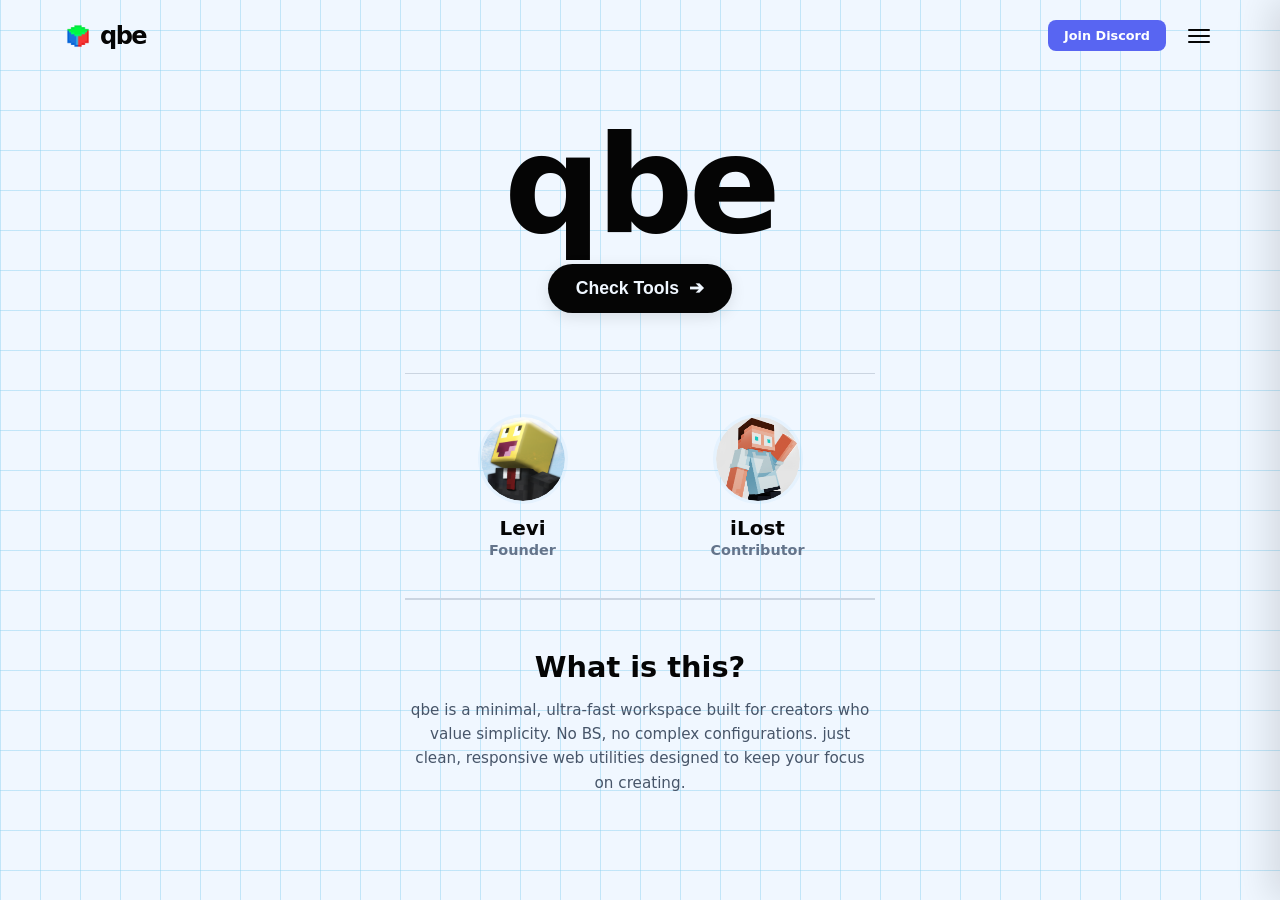
<file: index.html>
<!DOCTYPE html>
<html lang="en">
<head>
    <meta charset="UTF-8">
    <meta name="viewport" content="width=device-width, initial-scale=1.0">
    <title>qbe. | studio</title>
    <link rel="stylesheet" href="style.css">
</head>
<body>
    <!-- Animated Grid Background -->
    <div class="grid-bg"></div>

    <!-- Topbar Navigation -->
    <nav class="topbar">
        <a href="index.html" class="logo-group">
            <img src="qbe.png" alt="qbe logo" class="logo-img" onerror="this.style.display='none'">
            <span class="logo-text">qbe</span>
        </a>
        <div class="nav-group">
            <a href="https://discord.gg/qbe" target="_blank" class="discord-btn">Join Discord</a>
            <div class="staircase-menu" id="menuBtn">
                <span></span>
                <span></span>
                <span></span>
            </div>
        </div>
    </nav>

    <!-- Main Content Stream (Scrollable) -->
    <main class="page-container">
        
        <!-- Hero Section -->
        <section class="hero-section">
            <h1 class="main-title">qbe</h1>
            <button class="cta-pill" id="checkToolsBtn">
                Check Tools <span class="arrow">➔</span>
            </button>
        </section>

        <hr class="divider">

        <!-- Team Profiles Section -->
        <section class="team-section">
            <!-- Profile 1: Levi -->
            <a href="https://www.youtube.com/@leviledup" target="_blank" class="profile-card">
                <div class="avatar-holder">
                    <img src="levi.png" alt="Levi" class="avatar-img">
                </div>
                <h3 class="profile-name">Levi</h3>
                <p class="profile-role">Founder</p>
            </a>

            <!-- Profile 2: iLost -->
            <a href="https://ilost-artz404.vercel.app/" target="_blank" class="profile-card">
                <div class="avatar-holder">
                    <img src="ilost.png" alt="iLost" class="avatar-img">
                </div>
                <h3 class="profile-name">iLost</h3>
                <p class="profile-role">Contributor</p>
            </a>
        </section>

        <hr class="divider">

        <!-- "What is this?" Explainer Section -->
        <section class="about-section">
            <h2 class="about-title">What is this?</h2>
            <p class="about-text">
                qbe is a minimal, ultra-fast workspace built for creators who value simplicity. No BS, no complex configurations. just clean, responsive web utilities designed to keep your focus on creating.
            </p>
        </section>
    </main>

    <!-- Side Menu Drawer Panel (Safe & Opaque) -->
    <div id="toolDrawer" class="tool-drawer">
        <div class="drawer-header">
            <h2>Studio Tools</h2>
            <span class="close-btn" id="closeDrawer">✕</span>
        </div>
        <div class="tool-grid">
            <a href="tools/crop.html" class="tool-card">Smart Crop Helper</a>
            <a href="#" class="tool-card disabled">Color Picker (Soon)</a>
            <a href="#" class="tool-card disabled">Script Timer (Soon)</a>
        </div>
    </div>

    <script src="script.js"></script>
</body>
</html>
</file>
<file: style.css>
:root {
    --bg: #F0F7FF;
    --text: #050505;
    --grid-color: rgba(137, 207, 240, 0.45);
    --primary: #5865F2;
    --divider-color: #cbd5e1;
}

/* Global resets */
* { 
    box-sizing: border-box; 
    margin: 0; 
    padding: 0;
}

body {
    font-family: 'Inter', system-ui, -apple-system, sans-serif;
    background: var(--bg);
    color: var(--text);
    min-height: 100vh;
    width: 100vw;
    overflow-x: hidden;
    overflow-y: auto;
    position: relative;
}

/* Animating Blueprint Grid Background */
.grid-bg {
    position: fixed;
    inset: -50%;
    width: 200%;
    height: 200%;
    z-index: -1;
    background-image:
        linear-gradient(var(--grid-color) 1px, transparent 1px),
        linear-gradient(90deg, var(--grid-color) 1px, transparent 1px);
    background-size: 40px 40px;
    animation: moveGrid 25s linear infinite;
}

@keyframes moveGrid {
    from { transform: translate(0, 0); }
    to { transform: translate(40px, 40px); }
}

/* Topbar Header Layout */
.topbar {
    display: flex;
    justify-content: space-between;
    align-items: center;
    padding: 20px 24px;
    position: relative;
    z-index: 10;
    width: 100%;
    max-width: 1200px;
    margin: 0 auto;
}

.logo-group {
    display: flex;
    align-items: center;
    gap: 8px;
    text-decoration: none;
    color: inherit;
}

.logo-img {
    width: 28px;
    height: 28px;
    object-fit: contain;
}

.logo-text {
    font-weight: 900;
    font-size: 1.5rem;
    text-transform: lowercase;
    letter-spacing: -1.5px;
}

.nav-group {
    display: flex;
    align-items: center;
    gap: 16px;
}

.discord-btn {
    background: var(--primary);
    color: #ffffff !important;
    padding: 8px 16px;
    border-radius: 8px;
    text-decoration: none;
    font-weight: 700;
    font-size: 0.8rem;
    transition: transform 0.2s, opacity 0.2s;
}
.discord-btn:hover {
    transform: translateY(-1px);
    opacity: 0.95;
}

.staircase-menu {
    display: flex;
    flex-direction: column;
    gap: 4px;
    padding: 6px;
    cursor: pointer;
}

.staircase-menu span {
    width: 22px;
    height: 2px;
    background: var(--text);
    border-radius: 2px;
}

/* ==========================================================================
   LANDING PAGE LAYOUT STYLES
   ========================================================================== */
.page-container {
    max-width: 600px;
    margin: 0 auto;
    padding: 20px 24px 80px;
    display: flex;
    flex-direction: column;
    align-items: center;
}

.divider {
    width: 85%;
    border: none;
    height: 1.5px;
    background-color: var(--divider-color);
    margin: 40px auto;
}

.hero-section {
    width: 100%;
    text-align: center;
    padding: 40px 0 20px;
}

.main-title {
    font-size: clamp(5.5rem, 25vw, 8.5rem);
    font-weight: 900;
    margin-bottom: 24px;
    letter-spacing: -5px;
    line-height: 0.8;
}

.cta-pill {
    background-color: var(--text);
    color: var(--bg);
    border: none;
    padding: 14px 28px;
    border-radius: 50px;
    font-size: 1.1rem;
    font-weight: 700;
    cursor: pointer;
    display: inline-flex;
    align-items: center;
    gap: 10px;
    box-shadow: 0 4px 15px rgba(0,0,0,0.1);
    transition: all 0.2s ease-in-out;
}
.cta-pill:hover {
    transform: scale(1.05);
}
.cta-pill .arrow { transition: transform 0.2s; }
.cta-pill:hover .arrow { transform: translateX(4px); }

.team-section {
    display: grid;
    grid-template-columns: minmax(0, 1fr) minmax(0, 1fr); 
    gap: 30px;
    width: 100%;
    max-width: 440px;
    margin: 0 auto;
}

.profile-card {
    display: flex;
    flex-direction: column;
    align-items: center;
    text-align: center;
    text-decoration: none;
    color: inherit;
    min-width: 0; 
}

.avatar-holder {
    width: 90px;
    height: 90px;
    min-width: 90px;
    min-height: 90px;
    flex-shrink: 0;
    margin-bottom: 12px;
    border-radius: 50%;
    overflow: hidden;
    display: flex;
    align-items: center;
    justify-content: center;
    border: 3px solid transparent;
    transition: border-color 0.2s, transform 0.2s;
    background-color: rgba(137, 207, 240, 0.1);
}
.profile-card:hover .avatar-holder {
    transform: scale(1.08);
    border-color: var(--primary);
}

.avatar-img {
    width: 100%;
    height: 100%;
    object-fit: cover;
    border-radius: 50%;
}

.profile-name {
    font-size: 1.25rem;
    font-weight: 800;
    color: var(--text);
    margin-bottom: 2px;
}
.profile-card:hover .profile-name { color: var(--primary); }
.profile-role { font-size: 0.9rem; color: #64748b; font-weight: 600; }

.about-section { width: 100%; text-align: center; padding: 10px 12px; }
.about-title { font-size: 1.8rem; font-weight: 800; margin-bottom: 14px; }
.about-text { font-size: 0.95rem; line-height: 1.6; color: #475569; max-width: 460px; margin: 0 auto; font-weight: 500; }

/* ==========================================================================
   FIXESED SMART CROP HELPER ENGINE STYLES
   ========================================================================== */
.tool-container {
    max-width: 600px;
    margin: 0 auto;
    padding: 10px 24px 80px;
    display: flex;
    flex-direction: column;
    align-items: center;
    width: 100%;
}

.tool-container h2 {
    font-size: 2.2rem;
    font-weight: 900;
    margin-bottom: 8px;
    text-align: center;
    letter-spacing: -0.5px;
}

.tool-subtitle {
    font-size: 0.95rem;
    color: #475569;
    text-align: center;
    margin-bottom: 24px;
    line-height: 1.5;
    max-width: 445px;
}

#imageInput {
    display: none; /* Hides raw upload element button */
}

.file-upload-btn {
    background-color: var(--text);
    color: var(--bg);
    padding: 12px 24px;
    border-radius: 12px;
    font-weight: 700;
    font-size: 0.95rem;
    cursor: pointer;
    transition: opacity 0.2s, transform 0.2s;
    margin-bottom: 30px;
    display: inline-block;
    box-shadow: 0 4px 12px rgba(0,0,0,0.08);
}
.file-upload-btn:hover {
    transform: translateY(-1px);
    opacity: 0.9;
}

/* 9:16 Aspect Display Simulator Frame Mockup */
.preview-wrapper {
    position: relative;
    width: 100%;
    max-width: 330px;
    aspect-ratio: 9 / 16;
    background-color: #1e293b;
    border-radius: 32px;
    overflow: hidden;
    box-shadow: 0 25px 50px -12px rgba(0, 0, 0, 0.25);
    border: 6px solid #050505;
}

#preview {
    width: 100%;
    height: 100%;
    object-fit: cover;
    display: block;
}

/* User Interface Mask Overlay Layer */
.safe-zone-overlay {
    position: absolute;
    inset: 0;
    display: flex;
    flex-direction: column;
    justify-content: space-between;
    pointer-events: none; /* Allows direct interaction passes */
    color: #ffffff;
    padding: 24px 16px;
    font-family: system-ui, -apple-system, sans-serif;
    z-index: 2;
}

.ui-top-shadow {
    display: flex;
    justify-content: center;
    gap: 20px;
    font-size: 0.95rem;
    font-weight: 700;
    text-shadow: 0 2px 4px rgba(0,0,0,0.5);
    padding-top: 8px;
}

.ui-side-icons {
    position: absolute;
    right: 12px;
    bottom: 160px;
    display: flex;
    flex-direction: column;
    gap: 16px;
    align-items: center;
}

.ui-icon-circle {
    width: 42px;
    height: 42px;
    border-radius: 50%;
    background: rgba(255, 255, 255, 0.2);
    backdrop-filter: blur(8px);
    -webkit-backdrop-filter: blur(8px);
    border: 1px solid rgba(255, 255, 255, 0.3);
}
.ui-icon-circle.profile {
    border: 2px solid #ffffff;
    background: rgba(255, 255, 255, 0.4);
}

.ui-bottom-shadow {
    margin-top: auto;
    padding-bottom: 8px;
    padding-right: 48px;
    text-shadow: 0 2px 4px rgba(0,0,0,0.7);
}

.ui-bottom-shadow .username {
    font-weight: 700;
    font-size: 0.95rem;
    margin-bottom: 4px;
}

.ui-bottom-shadow .caption {
    font-size: 0.8rem;
    line-height: 1.4;
    opacity: 0.95;
}

/* Dashed Safe Bound Action Line Guides Box */
.safe-box-outline {
    position: absolute;
    top: 12%;
    bottom: 22%;
    left: 4%;
    right: 18%;
    border: 2px dashed rgba(255, 255, 255, 0.7);
    border-radius: 12px;
    box-shadow: 0 0 0 9999px rgba(0, 0, 0, 0.35); /* Darkens all layout bleeding areas */
}

/* ==========================================================================
   GLOBAL DRAWER NAVIGATION SLIDE PANEL
   ========================================================================== */
.tool-drawer {
    position: fixed;
    top: 0;
    right: 0;
    width: 100%;
    max-width: 380px;
    height: 100%;
    background-color: #ffffff !important;
    box-shadow: -10px 0 35px rgba(0,0,0,0.12);
    z-index: 1000;
    transform: translateX(100%);
    transition: transform 0.35s cubic-bezier(0.16, 1, 0.3, 1);
    padding: 40px 24px;
    display: flex;
    flex-direction: column;
}

.tool-drawer.active { transform: translateX(0); }
.drawer-header { display: flex; justify-content: space-between; align-items: center; margin-bottom: 30px; }
.drawer-header h2 { font-size: 1.6rem; font-weight: 800; }
.close-btn { font-size: 1.75rem; cursor: pointer; font-weight: bold; color: #94a3b8; transition: color 0.15s; }
.close-btn:hover { color: var(--text); }
.tool-grid { display: flex; flex-direction: column; gap: 12px; }

.tool-card {
    display: block;
    padding: 18px;
    background: var(--bg);
    border: 1px solid #e2e8f0;
    border-radius: 12px;
    text-decoration: none !important;
    color: var(--text) !important;
    font-weight: 700;
    font-size: 1rem;
    transition: all 0.2s ease;
}
.tool-card:not(.disabled):hover {
    border-color: var(--primary);
    background: #ffffff;
    transform: translateX(-4px);
    box-shadow: 0 4px 12px rgba(88, 101, 242, 0.08);
}
.tool-card.disabled { opacity: 0.45; cursor: not-allowed; }
</file>
